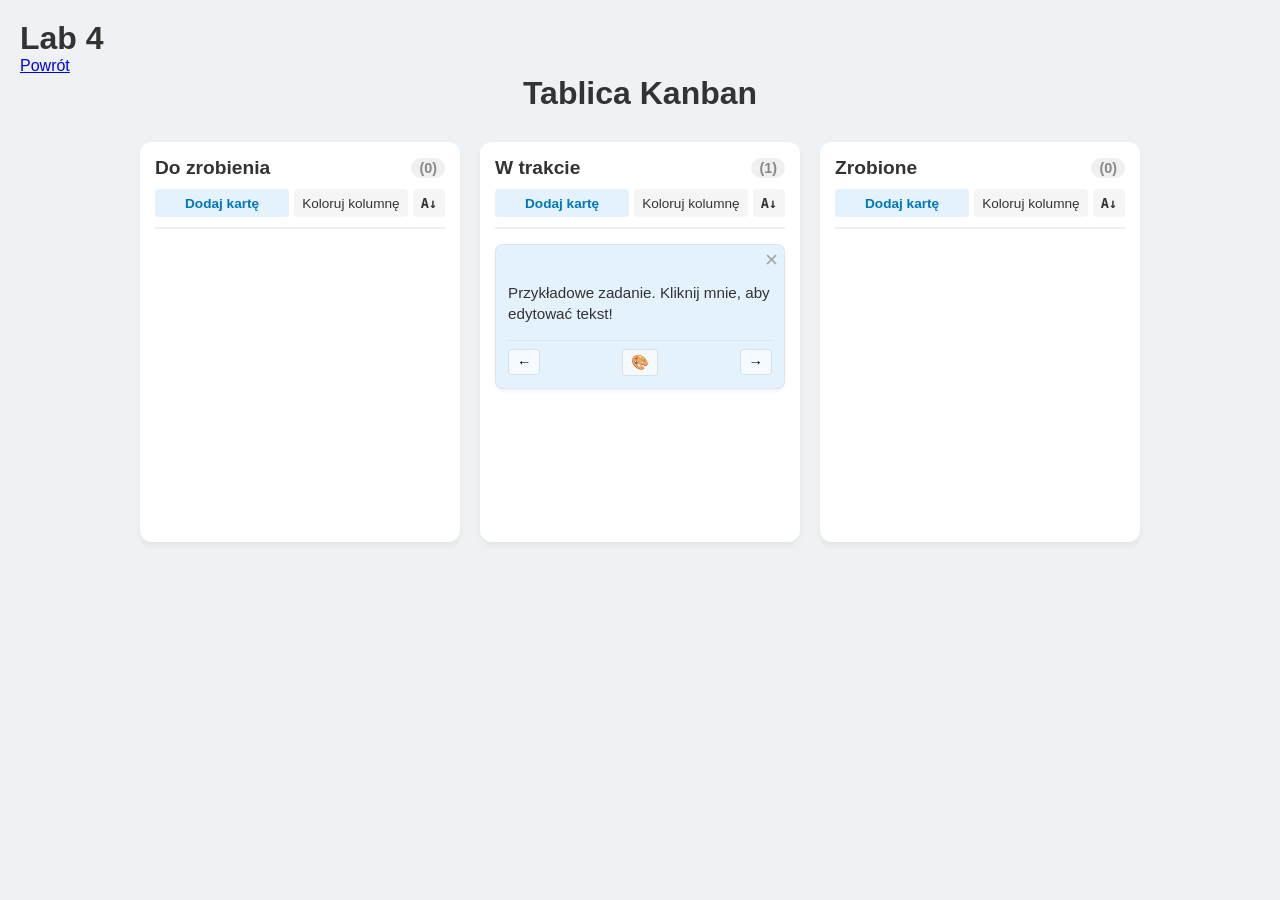
<file: lab-4/index.html>
<!DOCTYPE html>
<html lang="pl">
  <head>
    <meta charset="UTF-8" />
    <title>Lab 4</title>
    <link rel="stylesheet" href="css/kanban.css" />
    <script src="js/kanban.js" defer></script>
  </head>
  <body>
    <h1>Lab 4</h1>
    <a href="..">Powrót</a>

    <header class="main-header">
      <h1>Tablica Kanban</h1>
    </header>

    <div class="board-container">
      <div class="column" id="col-todo">
        <div class="column-header">
          <h2>Do zrobienia <span class="counter" id="count-todo">(0)</span></h2>
          <div class="column-controls">
            <button class="btn btn-add" title="Dodaj nową kartę">
              Dodaj kartę
            </button>
            <button
              class="btn btn-color-col"
              title="Zmień kolor wszystkich kart"
            >
              Koloruj kolumnę
            </button>
            <button class="btn btn-sort" title="Sortuj alfabetycznie">
              A↓
            </button>
          </div>
        </div>
        <div class="card-list" id="list-todo"></div>
      </div>

      <div class="column" id="col-progress">
        <div class="column-header">
          <h2>
            W trakcie <span class="counter" id="count-progress">(1)</span>
          </h2>
          <div class="column-controls">
            <button class="btn btn-add">Dodaj kartę</button>
            <button class="btn btn-color-col">Koloruj kolumnę</button>
            <button class="btn btn-sort">A↓</button>
          </div>
        </div>

        <div class="card-list" id="list-progress">
          <div class="card" style="background-color: #e3f2fd" data-id="demo-1">
            <button class="btn-delete" title="Usuń kartę">&times;</button>

            <div class="card-content" contenteditable="true">
              Przykładowe zadanie. Kliknij mnie, aby edytować tekst!
            </div>

            <div class="card-actions">
              <button class="btn-move btn-left" title="Przesuń w lewo">
                ←
              </button>
              <button class="btn-card-color" title="Zmień kolor karty">
                🎨
              </button>
              <button class="btn-move btn-right" title="Przesuń w prawo">
                →
              </button>
            </div>
          </div>
        </div>
      </div>

      <div class="column" id="col-done">
        <div class="column-header">
          <h2>Zrobione <span class="counter" id="count-done">(0)</span></h2>
          <div class="column-controls">
            <button class="btn btn-add">Dodaj kartę</button>
            <button class="btn btn-color-col">Koloruj kolumnę</button>
            <button class="btn btn-sort">A↓</button>
          </div>
        </div>
        <div class="card-list" id="list-done"></div>
      </div>
    </div>
  </body>
</html>
</file>
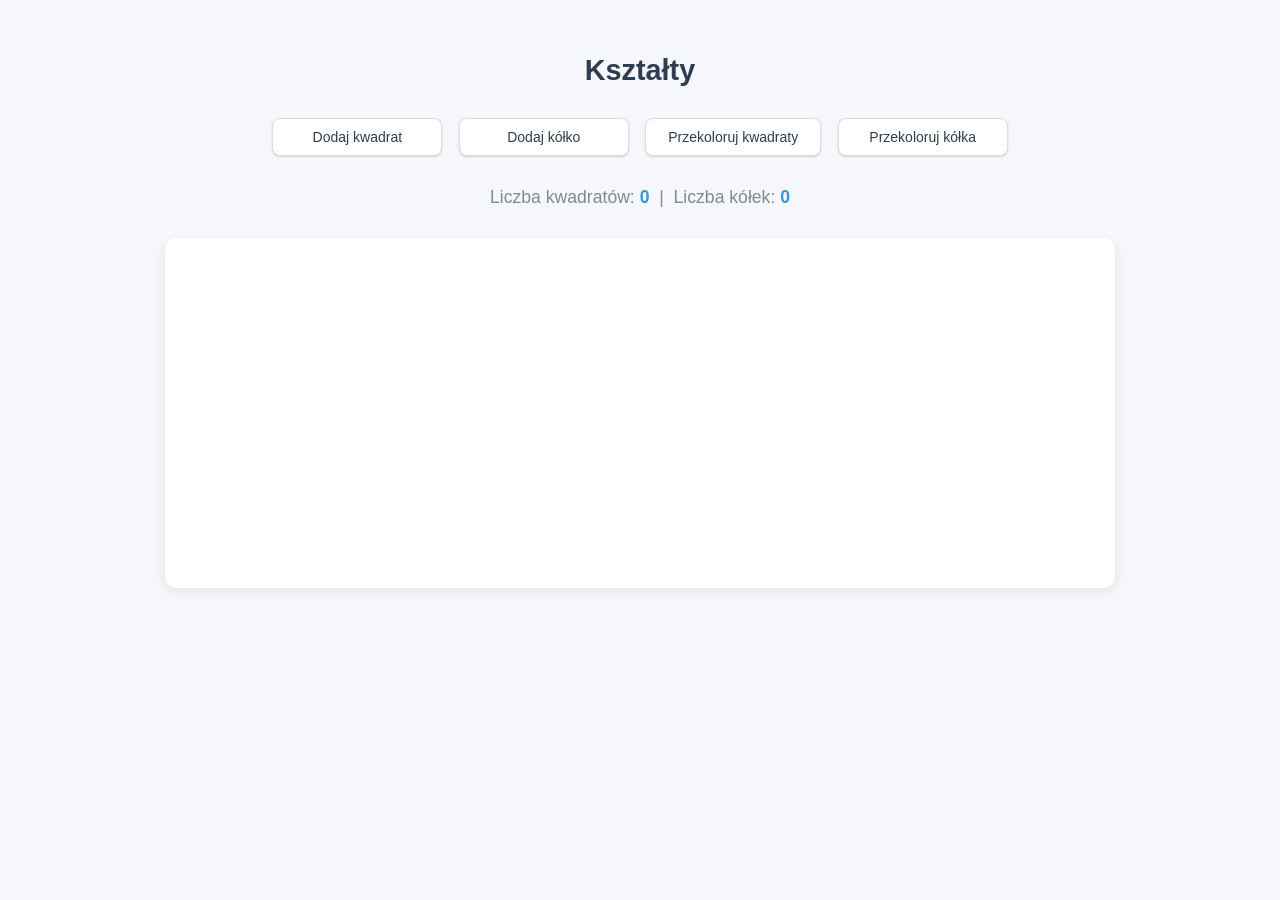
<file: lab-5/index.html>
<!DOCTYPE html>
<html lang="pl">
  <head>
    <meta charset="utf-8" />
    <title>Lab 5</title>
    <link rel="stylesheet" href="css/ksztalty.css" />
    <script type="module" src="js/app.js"></script>
  </head>
  <body>
    <h2>Kształty</h2>

    <div class="controls">
      <button id="addSquare">Dodaj kwadrat</button>
      <button id="addCircle">Dodaj kółko</button>
      <button id="recolorSquares">Przekoloruj kwadraty</button>
      <button id="recolorCircles">Przekoloruj kółka</button>
    </div>

    <div class="counters">
      <span>Liczba kwadratów: <strong id="cntSquares">0</strong></span>
      &nbsp;|&nbsp;
      <span>Liczba kółek: <strong id="cntCircles">0</strong></span>
    </div>

    <div id="board" class="board" aria-label="pole z kształtami">
      <!-- tutaj będą dodawane shape -->
    </div>
  </body>
</html>
</file>
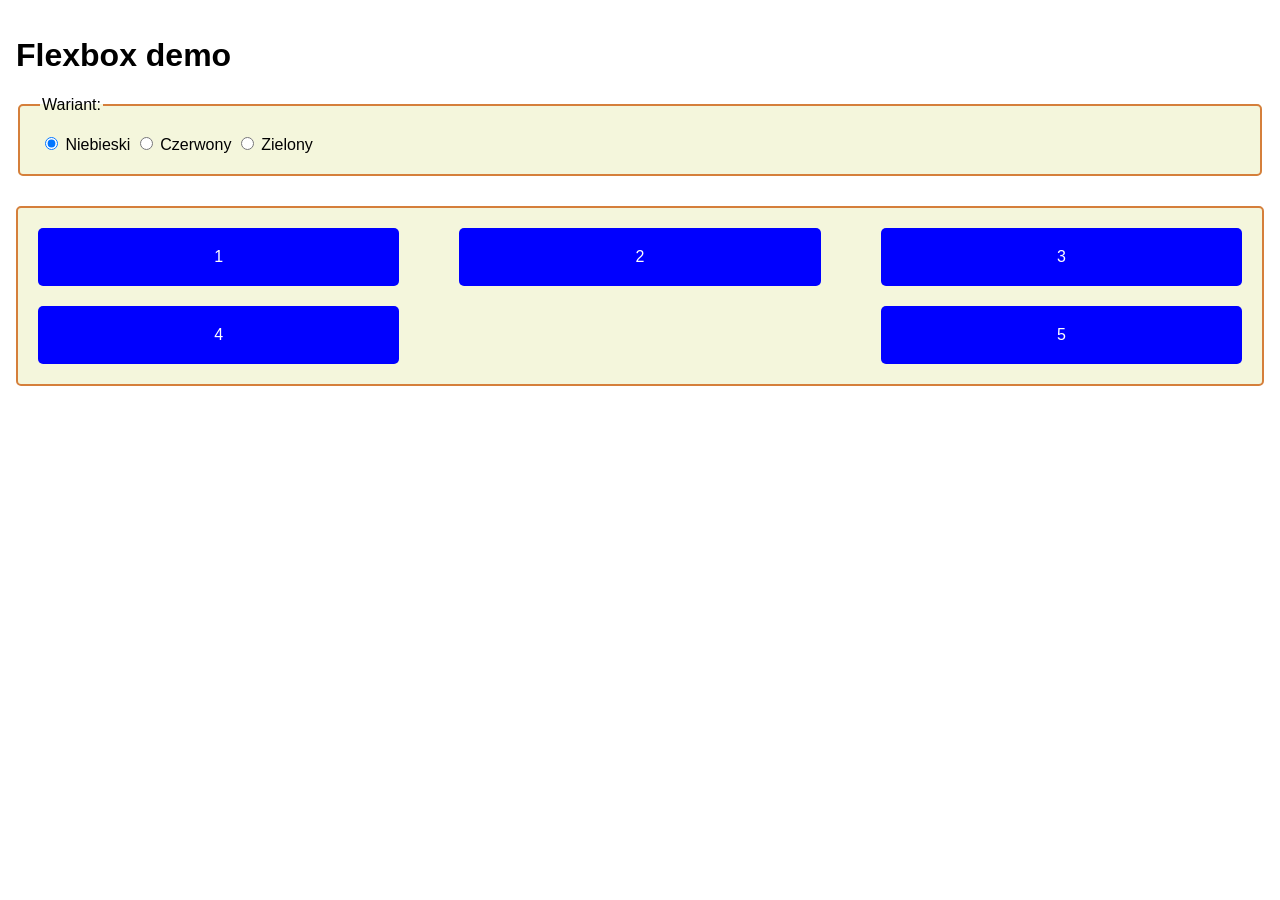
<file: lab-2/flex.html>
<!DOCTYPE html>
<html lang="pl">
  <head>
    <meta charset="UTF-8" />
    <meta name="viewport" content="width=device-width, initial-scale=1.0" />
    <title>Flexbox Demo</title>
    <link rel="stylesheet" href="css/flex.css" />
  </head>
  <body>
    <h1>Flexbox demo</h1>
    <header>
      <fieldset class="theme-picker">
        <legend>Wariant:</legend>
        <label>
          <input type="radio" name="version" value="blue" checked />
          Niebieski
        </label>
        <label
          ><input type="radio" name="version" value="red" />
          Czerwony
        </label>
        <label>
          <input type="radio" name="version" value="green" />
          Zielony
        </label>
      </fieldset>
    </header>
    <div class="container">
      <div class="item">1</div>
      <div class="item">2</div>
      <div class="item">3</div>
      <div class="item">4</div>
      <div class="item">5</div>
    </div>
  </body>
</html>
</file>
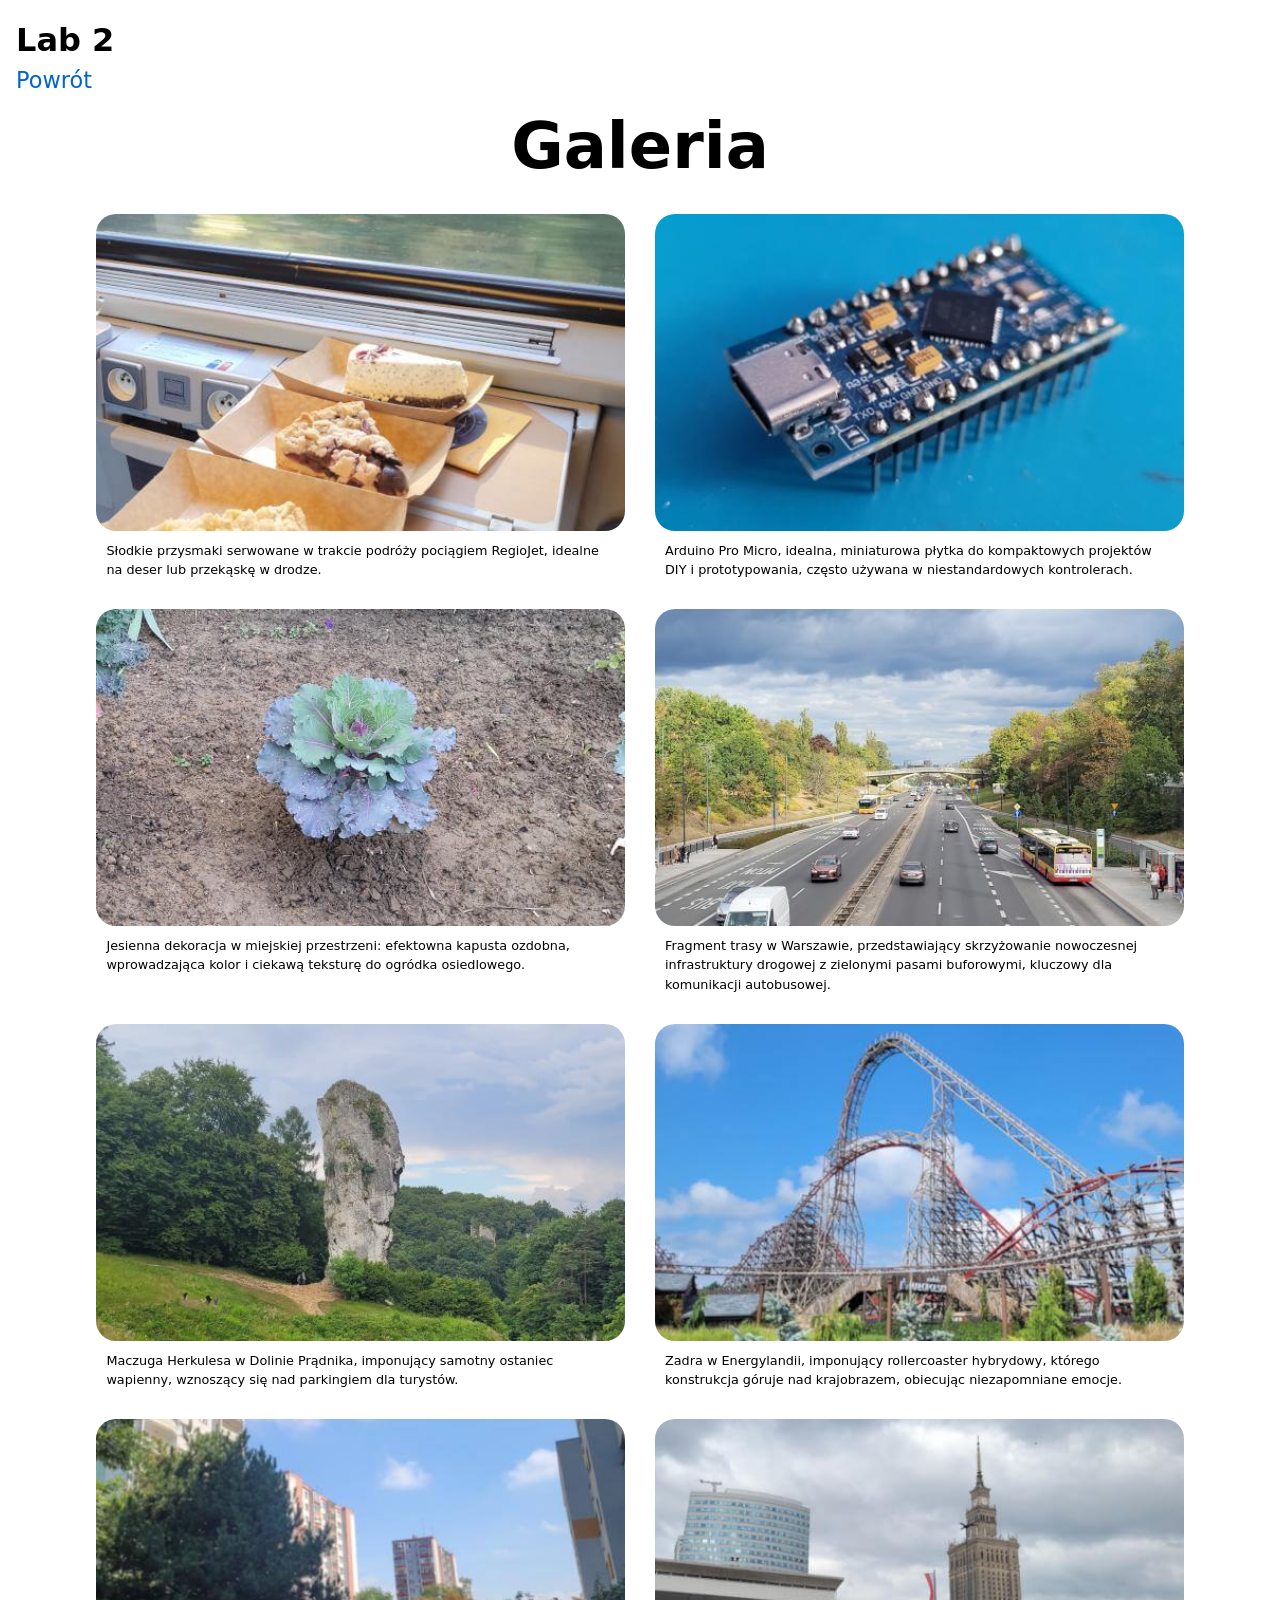
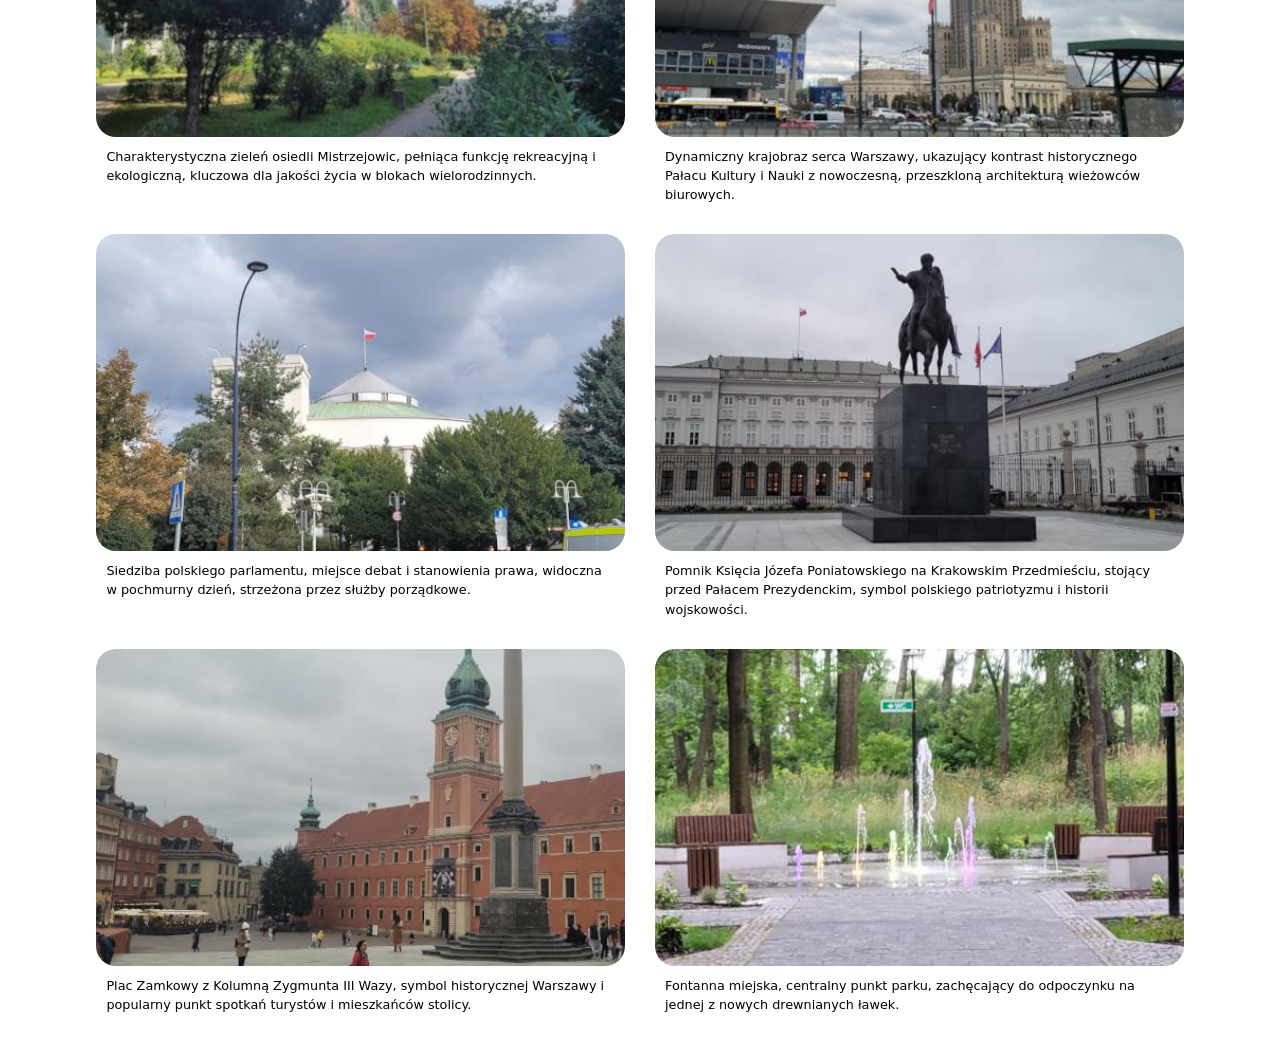
<file: lab-2/galeria.html>
<!DOCTYPE html>
<html lang="pl">
  <head>
    <meta charset="UTF-8" />
    <title>Lab 2</title>
    <link rel="stylesheet" href="css/style.css" />
    <link rel="stylesheet" href="css/galeria.css" />
  </head>
  <body>
    <h1>Lab 2</h1>
    <a href="index.html">Powrót</a>
    <h1 class="page-header">Galeria</h1>
    <div class="container">
      <div class="galeria">
        <figure>
          <picture>
            <source srcset="images/11_1000.jpg" media="(min-width: 1600px)" />
            <source srcset="images/11_500.jpg" media="(min-width: 1200px)" />
            <source srcset="images/11_1000.jpg" media="(min-width: 800px)" />
            <source srcset="images/11_500.jpg" media="(max-width: 799px)" />
            <img
              src="images/11_500.jpg"
              alt="Trzy porcje ciasta podane na tekturowych tackach na rozkładanym stoliku w pociągu, obok kubka kawy."
            />
          </picture>
          <figcaption>
            Słodkie przysmaki serwowane w trakcie podróży pociągiem RegioJet,
            idealne na deser lub przekąskę w drodze.
          </figcaption>
        </figure>
        <figure>
          <picture>
            <source srcset="images/5_1000.jpg" media="(min-width: 1600px)" />
            <source srcset="images/5_500.jpg" media="(min-width: 1200px)" />
            <source srcset="images/5_1000.jpg" media="(min-width: 800px)" />
            <source srcset="images/5_500.jpg" media="(max-width: 799px)" />
            <img
              src="images/5_500.jpg"
              alt="Mała płytka mikroprocesora z portem USB, umieszczona na niebieskim stole warsztatowym obok białej płytki stykowej."
            />
          </picture>
          <figcaption>
            Arduino Pro Micro, idealna, miniaturowa płytka do kompaktowych
            projektów DIY i prototypowania, często używana w niestandardowych
            kontrolerach.
          </figcaption>
        </figure>
        <figure>
          <picture>
            <source srcset="images/6_1000.jpg" media="(min-width: 1600px)" />
            <source srcset="images/6_500.jpg" media="(min-width: 1200px)" />
            <source srcset="images/6_1000.jpg" media="(min-width: 800px)" />
            <source srcset="images/6_500.jpg" media="(max-width: 799px)" />
            <img
              src="images/6_500.jpg"
              alt="Grządka z czterema dużymi sadzonkami kapusty ozdobnej o zielono-fioletowych liściach, posadzonymi przed budynkiem."
            />
          </picture>
          <figcaption>
            Jesienna dekoracja w miejskiej przestrzeni: efektowna kapusta
            ozdobna, wprowadzająca kolor i ciekawą teksturę do ogródka
            osiedlowego.
          </figcaption>
        </figure>
        <figure>
          <picture>
            <source srcset="images/12_1000.jpg" media="(min-width: 1600px)" />
            <source srcset="images/12_500.jpg" media="(min-width: 1200px)" />
            <source srcset="images/12_1000.jpg" media="(min-width: 800px)" />
            <source srcset="images/12_500.jpg" media="(max-width: 799px)" />
            <img
              src="images/12_500.jpg"
              alt="Szeroka droga miejska z wieloma pasami ruchu, dwoma zatokami autobusowymi i dużą ilością zieleni wzdłuż pobocza."
            />
          </picture>
          <figcaption>
            Fragment trasy w Warszawie, przedstawiający skrzyżowanie nowoczesnej
            infrastruktury drogowej z zielonymi pasami buforowymi, kluczowy dla
            komunikacji autobusowej.
          </figcaption>
        </figure>
        <figure>
          <picture>
            <source srcset="images/2_1000.jpg" media="(min-width: 1600px)" />
            <source srcset="images/2_500.jpg" media="(min-width: 1200px)" />
            <source srcset="images/2_1000.jpg" media="(min-width: 800px)" />
            <source srcset="images/2_500.jpg" media="(max-width: 799px)" />
            <img
              src="images/2_500.jpg"
              alt="Wysoka, skalna iglica otoczona gęstym lasem i zielonym wzgórzem, u jej podnóża przebiega asfaltowa droga."
            />
          </picture>
          <figcaption>
            Maczuga Herkulesa w Dolinie Prądnika, imponujący samotny ostaniec
            wapienny, wznoszący się nad parkingiem dla turystów.
          </figcaption>
        </figure>
        <figure>
          <picture>
            <source srcset="images/3_1000.jpg" media="(min-width: 1600px)" />
            <source srcset="images/3_500.jpg" media="(min-width: 1200px)" />
            <source srcset="images/3_1000.jpg" media="(min-width: 800px)" />
            <source srcset="images/3_500.jpg" media="(max-width: 799px)" />
            <img
              src="images/3_500.jpg"
              alt="Olbrzymi, drewniano-stalowy rollercoaster o czerwonych torach i wysokiej konstrukcji w tle błękitnego nieba."
            />
          </picture>
          <figcaption>
            Zadra w Energylandii, imponujący rollercoaster hybrydowy, którego
            konstrukcja góruje nad krajobrazem, obiecując niezapomniane emocje.
          </figcaption>
        </figure>
        <figure>
          <picture>
            <source srcset="images/4_1000.jpg" media="(min-width: 1600px)" />
            <source srcset="images/4_500.jpg" media="(min-width: 1200px)" />
            <source srcset="images/4_1000.jpg" media="(min-width: 800px)" />
            <source srcset="images/4_500.jpg" media="(max-width: 799px)" />
            <img
              src="images/4_500.jpg"
              alt="Osiedlowa przestrzeń zielona z chodnikami i krzewami na pierwszym planie, w tle widoczne wysokie bloki mieszkalne."
            />
          </picture>
          <figcaption>
            Charakterystyczna zieleń osiedli Mistrzejowic, pełniąca funkcję
            rekreacyjną i ekologiczną, kluczowa dla jakości życia w blokach
            wielorodzinnych.
          </figcaption>
        </figure>
        <figure>
          <picture>
            <source srcset="images/10_1000.jpg" media="(min-width: 1600px)" />
            <source srcset="images/10_500.jpg" media="(min-width: 1200px)" />
            <source srcset="images/10_1000.jpg" media="(min-width: 800px)" />
            <source srcset="images/10_500.jpg" media="(max-width: 799px)" />
            <img
              src="images/10_500.jpg"
              alt="Panorama centrum Warszawy z Pałacem Kultury i Nauki oraz nowoczesnymi wieżowcami w tle, widoczna od strony ruchliwej ulicy."
            />
          </picture>
          <figcaption>
            Dynamiczny krajobraz serca Warszawy, ukazujący kontrast
            historycznego Pałacu Kultury i Nauki z nowoczesną, przeszkloną
            architekturą wieżowców biurowych.
          </figcaption>
        </figure>
        <figure>
          <picture>
            <source srcset="images/9_1000.jpg" media="(min-width: 1600px)" />
            <source srcset="images/9_500.jpg" media="(min-width: 1200px)" />
            <source srcset="images/9_1000.jpg" media="(min-width: 800px)" />
            <source srcset="images/9_500.jpg" media="(max-width: 799px)" />
            <img
              src="images/9_500.jpg"
              alt="Budynek Sejmu RP z charakterystyczną rotundą i flagą Polski na dachu, otoczony zielenią i strzeżony przez funkcjonariuszy."
            />
          </picture>
          <figcaption>
            Siedziba polskiego parlamentu, miejsce debat i stanowienia prawa,
            widoczna w pochmurny dzień, strzeżona przez służby porządkowe.
          </figcaption>
        </figure>
        <figure>
          <picture>
            <source srcset="images/7_1000.jpg" media="(min-width: 1600px)" />
            <source srcset="images/7_500.jpg" media="(min-width: 1200px)" />
            <source srcset="images/7_1000.jpg" media="(min-width: 800px)" />
            <source srcset="images/7_500.jpg" media="(max-width: 799px)" />
            <img
              src="images/7_500.jpg"
              alt="Pomnik konny z ciemnego brązu na wysokim, kamiennym cokole, na tle białego, neoklasycystycznego pałacu."
            />
          </picture>
          <figcaption>
            Pomnik Księcia Józefa Poniatowskiego na Krakowskim Przedmieściu,
            stojący przed Pałacem Prezydenckim, symbol polskiego patriotyzmu i
            historii wojskowości.
          </figcaption>
        </figure>
        <figure>
          <picture>
            <source srcset="images/8_1000.jpg" media="(min-width: 1600px)" />
            <source srcset="images/8_500.jpg" media="(min-width: 1200px)" />
            <source srcset="images/8_1000.jpg" media="(min-width: 800px)" />
            <source srcset="images/8_500.jpg" media="(max-width: 799px)" />
            <img
              src="images/8_500.jpg"
              alt="Kolumna Zygmunta na placu zamkowym, w tle widoczny Zamek Królewski z wieżą zegarową, a na dole plac pełen ludzi."
            />
          </picture>
          <figcaption>
            Plac Zamkowy z Kolumną Zygmunta III Wazy, symbol historycznej
            Warszawy i popularny punkt spotkań turystów i mieszkańców stolicy.
          </figcaption>
        </figure>
        <figure>
          <picture>
            <source srcset="images/1_1000.jpg" media="(min-width: 1600px)" />
            <source srcset="images/1_500.jpg" media="(min-width: 1200px)" />
            <source srcset="images/1_1000.jpg" media="(min-width: 800px)" />
            <source srcset="images/1_500.jpg" media="(max-width: 799px)" />
            <img
              src="images/1_500.jpg"
              alt="Ścieżka z kostki brukowej prowadząca do fontanny z kolorowym podświetleniem otoczonej ławkami i drzewami."
            />
          </picture>
          <figcaption>
            Fontanna miejska, centralny punkt parku, zachęcający do odpoczynku
            na jednej z nowych drewnianych ławek.
          </figcaption>
        </figure>
      </div>
    </div>
  </body>
</html>
</file>
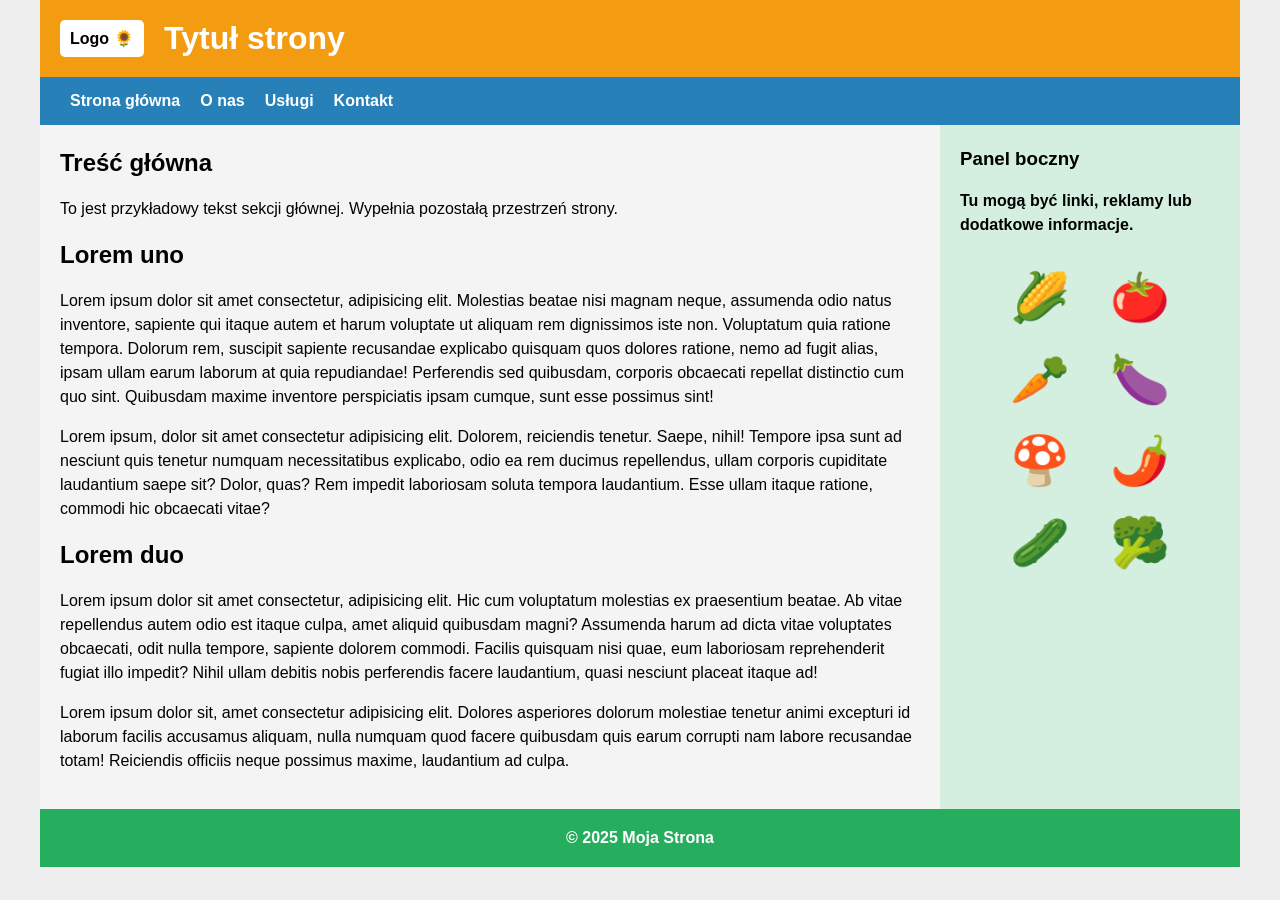
<file: lab-2/grid.html>
<!DOCTYPE html>
<html lang="pl">
  <head>
    <meta charset="UTF-8" />
    <meta name="viewport" content="width=device-width, initial-scale=1.0" />
    <title>Grid Layout Demo</title>
    <link rel="stylesheet" href="css/grid.css" />
  </head>
  <body>
    <div class="container">
      <header>
        <div class="logo">🌻</div>
        <h1>Tytuł strony</h1>
      </header>
      <nav>
        <input id="hamburger" name="toggle-hamburger" type="radio" /><label
          for="hamburger"
          >☰</label
        ><input id="cross" name="toggle-hamburger" type="radio" /><label
          for="cross"
          >✕</label
        >
        <a href="#">Strona główna</a>
        <a href="#">O nas</a>
        <a href="#">Usługi</a>
        <a href="#">Kontakt</a>
      </nav>
      <main>
        <h2>Treść główna</h2>
        <p>
          To jest przykładowy tekst sekcji głównej. Wypełnia pozostałą
          przestrzeń strony.
        </p>
        <h2>Lorem uno</h2>
        <p>
          Lorem ipsum dolor sit amet consectetur, adipisicing elit. Molestias
          beatae nisi magnam neque, assumenda odio natus inventore, sapiente qui
          itaque autem et harum voluptate ut aliquam rem dignissimos iste non.
          Voluptatum quia ratione tempora. Dolorum rem, suscipit sapiente
          recusandae explicabo quisquam quos dolores ratione, nemo ad fugit
          alias, ipsam ullam earum laborum at quia repudiandae! Perferendis sed
          quibusdam, corporis obcaecati repellat distinctio cum quo sint.
          Quibusdam maxime inventore perspiciatis ipsam cumque, sunt esse
          possimus sint!
        </p>
        <p>
          Lorem ipsum, dolor sit amet consectetur adipisicing elit. Dolorem,
          reiciendis tenetur. Saepe, nihil! Tempore ipsa sunt ad nesciunt quis
          tenetur numquam necessitatibus explicabo, odio ea rem ducimus
          repellendus, ullam corporis cupiditate laudantium saepe sit? Dolor,
          quas? Rem impedit laboriosam soluta tempora laudantium. Esse ullam
          itaque ratione, commodi hic obcaecati vitae?
        </p>
        <h2>Lorem duo</h2>
        <p>
          Lorem ipsum dolor sit amet consectetur, adipisicing elit. Hic cum
          voluptatum molestias ex praesentium beatae. Ab vitae repellendus autem
          odio est itaque culpa, amet aliquid quibusdam magni? Assumenda harum
          ad dicta vitae voluptates obcaecati, odit nulla tempore, sapiente
          dolorem commodi. Facilis quisquam nisi quae, eum laboriosam
          reprehenderit fugiat illo impedit? Nihil ullam debitis nobis
          perferendis facere laudantium, quasi nesciunt placeat itaque ad!
        </p>
        <p>
          Lorem ipsum dolor sit, amet consectetur adipisicing elit. Dolores
          asperiores dolorum molestiae tenetur animi excepturi id laborum
          facilis accusamus aliquam, nulla numquam quod facere quibusdam quis
          earum corrupti nam labore recusandae totam! Reiciendis officiis neque
          possimus maxime, laudantium ad culpa.
        </p>
      </main>
      <aside>
        <h3>Panel boczny</h3>
        <p>Tu mogą być linki, reklamy lub dodatkowe informacje.</p>
        <div>
          <span>🌽</span><span>🍅</span> <span>🥕</span><span>🍆</span>
          <span>🍄</span><span>🌶️</span> <span>🥒</span><span>🥦</span>
        </div>
      </aside>
      <footer>
        <p>&copy; 2025 Moja Strona</p>
      </footer>
    </div>
  </body>
</html>
</file>
<file: lab-4/css/kanban.css>
:root {
  --bg-color: #eef2f5;
  --column-bg: #ffffff;
  --text-color: #333;
  --accent-color: #007bff;
  --danger-color: #ff4d4d;
  --shadow-light: 0 4px 6px rgba(0, 0, 0, 0.05);
  --shadow-hover: 0 8px 15px rgba(0, 0, 0, 0.1);
  --radius-l: 12px;
  --radius-m: 8px;
  --radius-s: 4px;
}

* {
  box-sizing: border-box;
  margin: 0;
  padding: 0;
}

body {
  font-family: 'Segoe UI', Tahoma, Geneva, Verdana, sans-serif;
  background-color: var(--bg-color);
  color: var(--text-color);
  padding: 20px;
}

.main-header {
  text-align: center;
  margin-bottom: 30px;
  font-weight: 300;
}

.board-container {
  display: flex;
  gap: 20px;
  justify-content: center;
  align-items: flex-start;
  flex-wrap: wrap;
}

.column {
  background-color: var(--column-bg);
  border-radius: var(--radius-l);
  width: 320px;
  min-height: 400px;
  padding: 15px;
  box-shadow: var(--shadow-light);
  display: flex;
  flex-direction: column;
}

.column-header {
  margin-bottom: 15px;
  border-bottom: 2px solid #f0f0f0;
  padding-bottom: 10px;
}

.column-header h2 {
  font-size: 1.2rem;
  margin-bottom: 10px;
  display: flex;
  justify-content: space-between;
  align-items: center;
}

.counter {
  font-size: 0.9rem;
  color: #888;
  background: #f0f0f0;
  padding: 2px 8px;
  border-radius: 10px;
}

.column-controls {
  display: flex;
  gap: 5px;
  flex-wrap: wrap;
}

.btn {
  border: none;
  padding: 6px 8px;
  border-radius: var(--radius-s);
  cursor: pointer;
  font-size: 0.85rem;
  transition: background 0.2s;
  display: flex;
  align-items: center;
  justify-content: center;
}

.btn-add {
  background-color: #e3f2fd;
  color: #0277bd;
  font-weight: bold;
  flex-grow: 1;
  white-space: nowrap;
}
.btn-add:hover {
  background-color: #b3e5fc;
}

.btn-sort,
.btn-color-col {
  background-color: #f5f5f5;
  color: #333;
}
.btn-sort:hover,
.btn-color-col:hover {
  background-color: #e0e0e0;
}
.btn-sort {
  font-weight: bold;
  font-family: monospace;
}

.card-list {
  flex-grow: 1;
  display: flex;
  flex-direction: column;
  gap: 10px;
}

.card {
  background-color: #fff;
  padding: 12px;
  border-radius: var(--radius-m);
  box-shadow: 0 2px 4px rgba(0, 0, 0, 0.05);
  position: relative;
  transition: transform 0.2s, box-shadow 0.2s;
  border: 1px solid rgba(0, 0, 0, 0.05);
}

.card:hover {
  transform: translateY(-2px);
  box-shadow: var(--shadow-hover);
}

.btn-delete {
  position: absolute;
  top: 4px;
  right: 6px;
  background: transparent;
  border: none;
  font-size: 1.4rem;
  line-height: 1;
  cursor: pointer;
  opacity: 0.5;
  color: #555;
  transition: opacity 0.2s, transform 0.2s;
}

.btn-delete:hover {
  opacity: 1;
  transform: scale(1.1);
  color: var(--danger-color);
}

.card-content {
  margin-top: 25px;
  margin-bottom: 15px;
  min-height: 40px;
  font-size: 0.95rem;
  line-height: 1.4;
  outline: none;
  cursor: text;
}

.card-content:focus {
  background-color: rgba(255, 255, 255, 0.5);
  border-radius: 4px;
  box-shadow: inset 0 0 0 2px rgba(0, 0, 0, 0.05);
}

.card-actions {
  display: flex;
  justify-content: space-between;
  align-items: center;
  border-top: 1px solid rgba(0, 0, 0, 0.05);
  padding-top: 8px;
}

.card-actions button {
  background: rgba(255, 255, 255, 0.6);
  border: 1px solid rgba(0, 0, 0, 0.1);
  cursor: pointer;
  border-radius: 4px;
  padding: 4px 8px;
  font-size: 0.9rem;
  transition: all 0.2s;
}

.card-actions button:hover {
  background: #fff;
  transform: scale(1.1);
}
</file>
<file: lab-5/css/ksztalty.css>
:root {
  --color-page-bg: #f5f7fa;
  --color-card-bg: #ffffff;
  --color-text: #2c3e50;
  --color-primary-accent: #3498db;
  --color-primary-light: #e0f0ff;
  --shadow-soft: 0 4px 12px rgba(0, 0, 0, 0.08);
}

body {
  font-family: 'Segoe UI', Tahoma, Geneva, Verdana, sans-serif;
  text-align: center;
  margin: 0;
  padding: 30px 10px;
  background-color: var(--color-page-bg);
  color: var(--color-text);
}

h2 {
  font-weight: 600;
  margin-bottom: 25px;
  font-size: 1.8em;
}

.controls {
  margin-bottom: 25px;
}

button {
  margin: 6px;
  padding: 10px 22px;
  min-width: 170px;
  cursor: pointer;

  background-color: var(--color-card-bg);
  color: var(--color-text);
  border: 1px solid #ddd;
  border-radius: 8px;
  font-size: 14px;
  font-weight: 500;
  transition: all 0.2s ease-in-out;
  box-shadow: 0 1px 3px rgba(0, 0, 0, 0.05), 0 1px 2px rgba(0, 0, 0, 0.1);
}

button:hover {
  background-color: var(--color-primary-light);
  border: 1px solid var(--color-primary-accent);
  transform: translateY(-1px);
  box-shadow: 0 4px 10px rgba(0, 0, 0, 0.1);
}

.counters {
  margin: 20px 0 30px;
  font-size: 1.1em;
  color: #7f8c8d;
}

.counters strong {
  font-weight: 700;
  color: var(--color-primary-accent);
}

.board {
  margin: 25px auto;
  max-width: 900px;
  min-height: 300px;

  background: var(--color-card-bg);
  padding: 25px;
  border-radius: 12px;
  box-shadow: var(--shadow-soft);

  display: flex;
  flex-wrap: wrap;
  gap: 15px;
  justify-content: center;
  align-content: flex-start;
}

.shape {
  width: 80px;
  height: 80px;
  cursor: pointer;

  border: 2px solid;
  box-shadow: 0 2px 4px rgba(0, 0, 0, 0.1);

  transition: transform 0.2s ease, box-shadow 0.2s ease;
}

.shape:hover {
  transform: scale(1.05);
  box-shadow: 0 6px 15px rgba(0, 0, 0, 0.15);
}

.square {
  border-radius: 12px;
}

.circle {
  border-radius: 50%;
}

.note {
  color: #99a3ad;
  margin-top: 40px;
  font-size: 0.85em;
  font-weight: 300;
}
</file>
<file: lab-2/css/flex.css>
body {
  font-family: Arial, sans-serif;
  margin: 0;
  padding: 1rem;
}

:root {
  --yellow-background: #f4f6dc;
  --orange-border: #d57f3b;
  --unified-radius: 5px;

  :has(input[value='blue']:checked) {
    --primary-color: blue;
    .container {
      gap: 20px;
      justify-content: space-between;
      @media (max-width: 1024px) {
        justify-content: center;
      }
    }
    .item {
      text-align: center;
      width: 30%;
      @media (max-width: 1024px) {
        width: 50%;
      }
    }
  }
  :has(input[value='red']:checked) {
    --primary-color: red;
    .container {
      gap: 20px;
      justify-content: space-between;
      :nth-child(1) {
        order: 1;
        flex-grow: 2;
        font-weight: bold;
      }
      :nth-child(1)::after {
        font-weight: 100;
        content: '(Jestem większy i na środku!)';
        font-size: 0.8em;
      }
      :nth-child(4),
      :nth-child(5) {
        order: 2;
      }
      @media (max-width: 1024px) {
        :nth-child(1) {
          width: 100%;
        }
      }
    }
    .item {
      text-align: center;
      flex-grow: 1;
      display: flex;
      flex-direction: column;
      justify-content: center;
      @media (max-width: 1024px) {
      }
    }
  }
  :has(input[value='green']:checked) {
    --primary-color: green;
    .container {
      gap: 20px;
      :nth-child(1) {
        font-weight: bold;
        flex-grow: 5;
        flex-direction: row;
        justify-content: space-between;
        align-items: center;
      }
      :nth-child(2) {
        flex-grow: 4;
      }
      :nth-child(3) {
        flex-grow: 3;
      }
      :nth-child(4) {
        flex-grow: 2;
      }
      :nth-child(5) {
        flex-grow: 1;
      }
      :nth-child(1)::before {
        font-size: 2em;
        content: '😀';
        line-height: 0;
        margin-left: 20px;
      }
      :nth-child(1)::after {
        content: '😀';
        font-size: 2em;
        line-height: 0;
        margin-right: 20px;
      }
      @media (max-width: 1024px) {
        flex-direction: column-reverse;
        :nth-child(1) {
          width: 90%;
        }
        :nth-child(2) {
          width: 75%;
        }
        :nth-child(3) {
          width: 60%;
        }
        :nth-child(4) {
          width: 45%;
        }
        :nth-child(5) {
          width: 30%;
        }
      }
    }
    .item {
      /* box-sizing: border-box; */
      display: flex;
      text-align: center;
      flex-direction: column;
      justify-content: center;
      align-self: flex-end;
    }
  }
}

.theme-picker {
  border: solid 2px;
  border-radius: var(--unified-radius);
  border-color: var(--orange-border);
  background-color: var(--yellow-background);
  padding: 20px;
}

.item {
  color: white;
  background-color: var(--primary-color);
  border-radius: var(--unified-radius);
  padding-top: 20px;
  padding-bottom: 20px;
}
.container {
  margin-top: 30px;
  display: flex;
  background-color: var(--yellow-background);
  border: solid 2px var(--orange-border);
  border-radius: var(--unified-radius);
  padding: 20px;
  flex-wrap: wrap;
}
</file>
<file: lab-2/css/style.css>
/* Minimalny reset  */
html {
  font-size: 16px; /* bazowy rozmiar czcionki */
  font-family: system-ui, sans-serif; /* font systemowy */
  line-height: 1.5; /* lepsza czytelność */
}
body {
  margin: 1rem;
  padding: 0;
}

a {
  color: #0066cc; /* niebieski kolor linków */
  text-decoration: none; /* bez podkreślenia */
  font-size: 1.4rem;
}
a:hover {
  text-decoration: underline; /* podkreślenie przy najechaniu */
}

/* ---------------------------------------------------------------------  */

:root {
  --primary-color: #2f7bd3;
}

.page-header {
  /* background-color: green; */
  text-align: center;
  font-size: 5vw;
  @media screen and (max-width: 800px) {
    font-size: 10vw;
  }
}

nav {
  display: flex;
  justify-content: center;
  flex-wrap: wrap;
  /* background-color: orange; */
  text-align: center;
  a {
    color: var(--primary-color);
    margin: 0.5em;
    padding: 0px 1em 0px 1em;
    border-radius: 1em;
    border: solid var(--primary-color) 3px;
    &:hover {
      text-decoration: none;
      color: white;
      background-color: var(--primary-color);
    }
    &:active {
      color: white;
      background-color: var(--primary-color);
      filter: brightness(0.6);
    }
  }
}
</file>
<file: lab-2/css/galeria.css>
* {
  margin: 0;
  padding: 0;
  box-sizing: border-box;
}

.container {
  /* background-color: gray; */
  display: flex;
  justify-content: center;
  width: 100%;
  padding: 20px;
}

.galeria {
  /* background-color: yellow; */
  width: 90%;
  display: grid;
  gap: 30px;
  grid-template-columns: 1fr 1fr;
}

figure {
  /* background-color: green; */
  grid-column: span 1;
  @media (max-width: 1199px) {
    grid-column: span 2;
  }
}

figcaption {
  margin-top: 10px;
  padding-left: 10px;
  padding-right: 10px;
  font-size: 0.8em;
}

picture {
  /* background-color: orange; */
}

img {
  width: 100%;
  border-radius: 20px;
  display: block;
  &:hover {
    box-shadow: 0 0 15px rgba(8, 106, 253, 1);
  }
}
</file>
<file: lab-2/css/grid.css>
/* Reset stylów */
* {
  margin: 0;
  padding: 0;
  box-sizing: border-box;
}
body {
  font-family: Arial, sans-serif;
}
main,
aside {
  h1,
  h2,
  h3,
  p {
    margin-bottom: 1rem;
    line-height: 1.5;
  }
}

/* --------------------------------- */

:root {
  --universal-radius: 5px;
  --universal-padding: 20px;
  --header-orange: #f49c11;
  --nav-blue: #2880b9;
  --main-white: #f4f4f4;
  --aside-light-green: #d4efdf;
  --footer-green: #26ae5f;
  --margin-gray: #eeeeee;
}

body {
  display: flex;
  justify-content: center;
  background-color: var(--margin-gray);
}

.container {
  display: grid;
  grid-template-columns: 1fr;
  max-width: 1200px;
  @media (min-width: 1024px) {
    grid-template-columns: 3fr 1fr;
    header {
      grid-column: span 2;
    }
    nav {
      grid-column: span 2;
      justify-content: flex-start;
    }
    aside {
      div {
        span {
        }
        ::after {
          content: '';
          line-height: 1.7em;
        }
      }
    }
    footer {
      grid-column: span 2;
    }
  }
}

header {
  display: flex;
  background-color: var(--header-orange);
  color: white;
  font-weight: bold;
  padding: var(--universal-padding);
  .logo {
    display: flex;
    align-items: center;
    background-color: white;
    border-radius: var(--universal-radius);
    padding-left: 10px;
    padding-right: 10px;
  }
  .logo::before {
    content: 'Logo';
    margin-right: 5px;
    color: black;
    font-weight: bold;
    text-align: center;
  }
  h1 {
    margin-left: var(--universal-padding);
  }
}

nav {
  display: flex;
  flex-direction: column;
  align-items: flex-start;
  background-color: var(--nav-blue);
  color: white;
  font-weight: bold;
  padding-left: var(--universal-padding);
  padding-right: var(--universal-padding);
  @media (min-width: 1024px) {
    flex-direction: row;
  }
  input {
    display: none;
  }
  label[for='hamburger'] {
    display: block;
    height: 100%;
    padding-top: 15px;
    padding-bottom: 15px;
    padding-left: 20px;
    padding-right: 20px;
    @media (min-width: 1024px) {
      display: none;
    }
  }
  label[for='cross'] {
    display: none;
    height: 100%;
    padding-top: 15px;
    padding-bottom: 15px;
    padding-left: var(--universal-padding);
    padding-right: var(--universal-padding);
    @media (min-width: 1024px) {
      display: none;
    }
  }
  a {
    display: none;
    height: 100%;
    padding-top: 15px;
    padding-bottom: 15px;
    text-decoration: none;
    color: white;
    padding-left: 10px;
    padding-right: 10px;
    @media (min-width: 1024px) {
      display: block;
    }
  }
  :hover {
    background-color: #216a9b;
  }
  :active {
    background-color: #194d70;
  }
}

nav:has(#hamburger:checked) {
  label[for='hamburger'] {
    display: none;
  }
  label[for='cross'] {
    display: block;
  }
  a {
    display: block;
  }
  @media (min-width: 1024px) {
    label[for='hamburger'] {
      display: none;
    }
    label[for='cross'] {
      display: none;
    }
    a {
      display: block;
    }
  }
}
nav:has(#cross:checked) {
  label[for='hamburger'] {
    display: block;
  }
  label[for='cross'] {
    display: none;
  }
  a {
    display: none;
  }
  @media (min-width: 1024px) {
    label[for='hamburger'] {
      display: none;
    }
    label[for='cross'] {
      display: none;
    }
    a {
      display: block;
    }
  }
}

main {
  padding: var(--universal-padding);
  background-color: var(--main-white);
}

aside {
  background-color: var(--aside-light-green);
  padding: var(--universal-padding);
  font-weight: bold;
  div {
    margin-top: 20px;
    text-align: center;
    span {
      margin: 20px;
      font-size: 3em;
    }
  }
}

footer {
  background-color: var(--footer-green);
  color: white;
  font-weight: bold;
  padding: var(--universal-padding);
  text-align: center;
}
</file>
